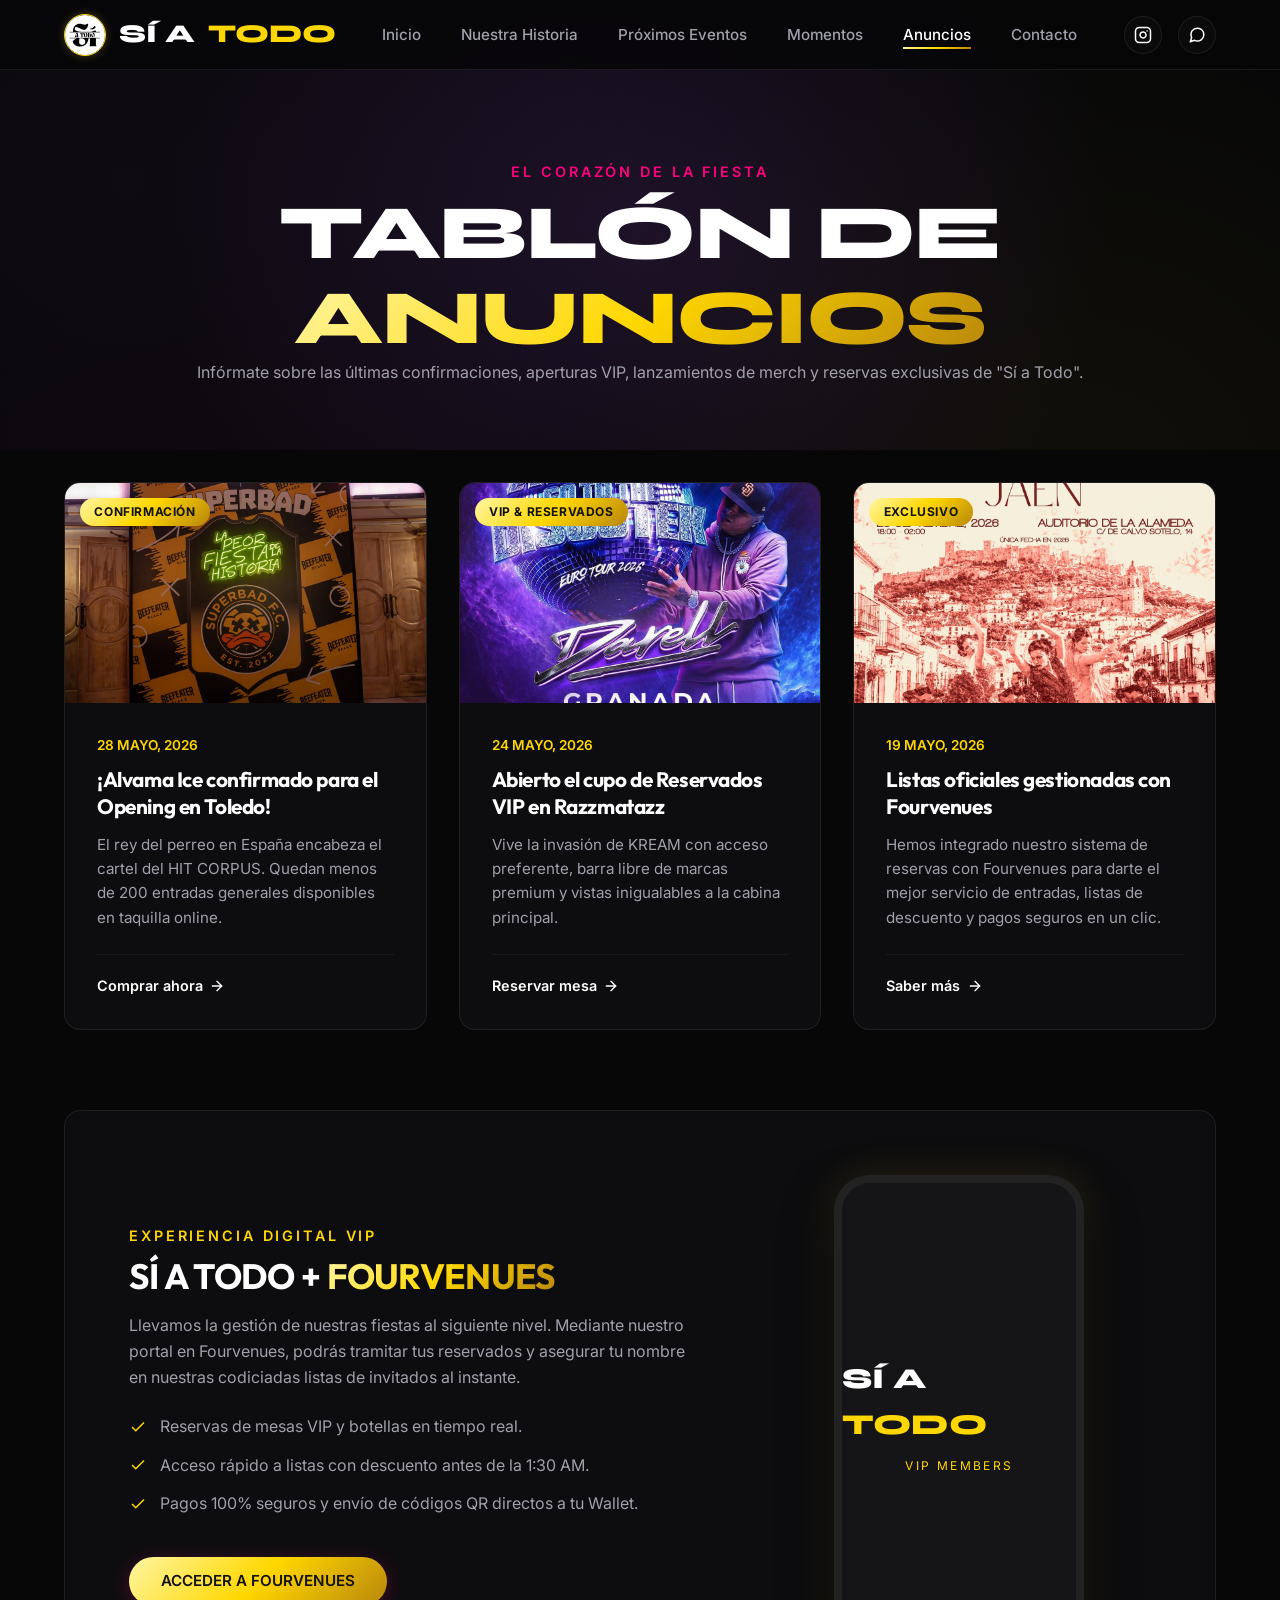
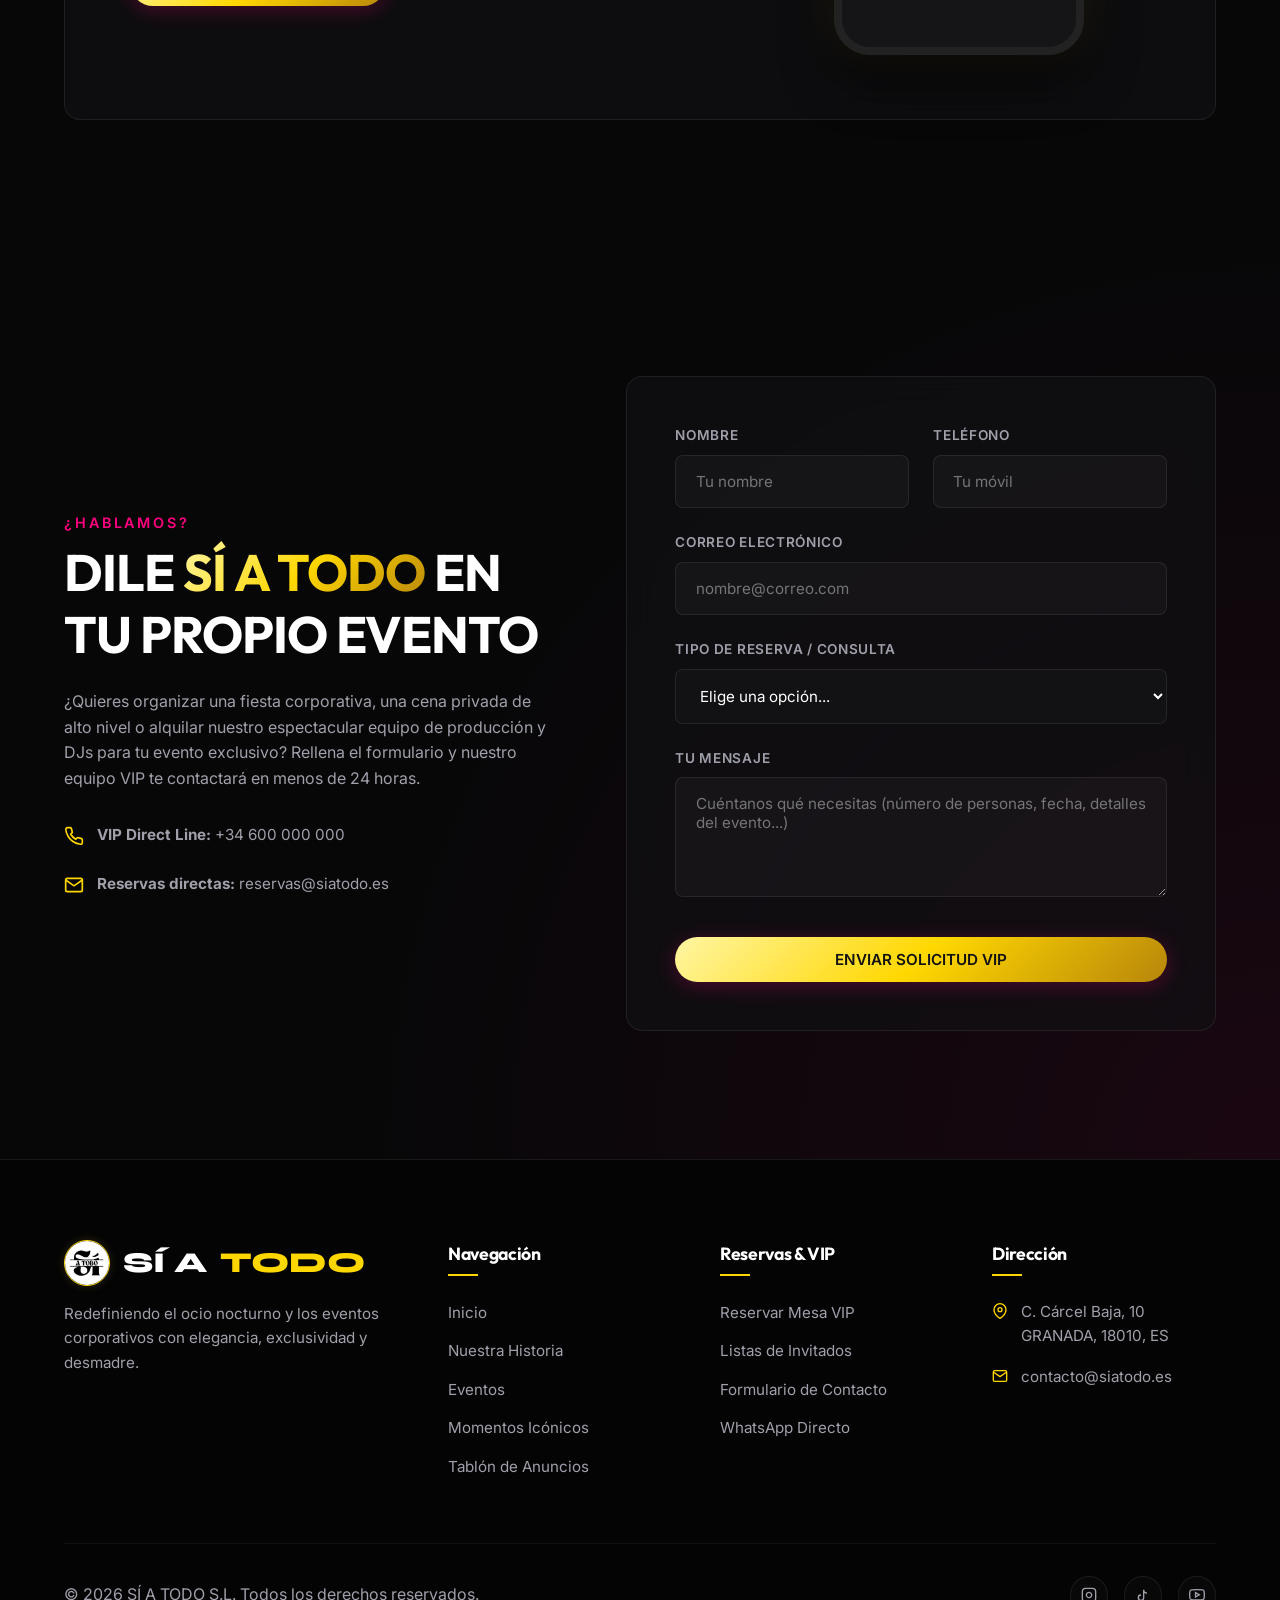
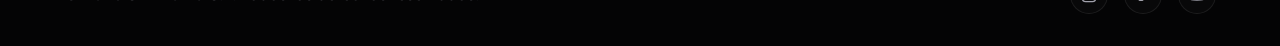
<file: anuncios.html>
<!DOCTYPE html>
<html lang="es">
<head>
    <meta charset="UTF-8">
    <meta name="viewport" content="width=device-width, initial-scale=1.0">
    <title>Tablón de Anuncios & Reservas VIP | SÍ A TODO</title>
    
    <!-- Meta tags SEO -->
    <meta name="description" content="Consigue tus reservados VIP, únete a nuestras listas de invitados oficiales y entérate de las últimas novedades en nuestro tablón de anuncios en Sí a Todo.">
    <meta name="keywords" content="Si a todo, reservados discoteca, vip madrid, reservas fourvenues, listas de invitados, contacto si a todo">
    <meta name="author" content="Sí a Todo">
    
    <!-- Stylesheets -->
    <link rel="stylesheet" href="css/style.css">
    
    <!-- Favicon -->
    <link rel="icon" type="image/jpeg" href="logo_si_a_todo.jpg">
</head>
<body>

    <!-- 1. NAVIGATION BAR -->
    <nav class="navbar scrolled" id="navbar">
        <div class="container">
            <a href="index.html" class="nav-brand" id="nav-brand">
                <img src="logo_si_a_todo.jpg" alt="Logo Sí a Todo" class="nav-logo"> SÍ A <span>TODO</span>
            </a>
            
            <ul class="nav-menu" id="nav-menu">
                <li><a href="index.html" class="nav-link" id="link-inicio">Inicio</a></li>
                <li><a href="index.html#historia" class="nav-link" id="link-historia">Nuestra Historia</a></li>
                <li><a href="index.html#eventos" class="nav-link" id="link-eventos">Próximos Eventos</a></li>
                <li><a href="index.html#galeria" class="nav-link" id="link-galeria">Momentos</a></li>
                <li><a href="anuncios.html" class="nav-link active" id="link-anuncios">Anuncios</a></li>
                <li><a href="#contacto" class="nav-link" id="link-contacto">Contacto</a></li>
            </ul>
            
            <div class="nav-socials">
                <a href="https://instagram.com" target="_blank" class="social-icon" aria-label="Instagram" id="social-instagram">
                    <svg width="18" height="18" viewBox="0 0 24 24" fill="none" stroke="currentColor" stroke-width="2" stroke-linecap="round" stroke-linejoin="round"><rect x="2" y="2" width="20" height="20" rx="5" ry="5"></rect><path d="M16 11.37A4 4 0 1 1 12.63 8 4 4 0 0 1 16 11.37z"></path><line x1="17.5" y1="6.5" x2="17.51" y2="6.5"></line></svg>
                </a>
                <a href="https://wa.me/34600000000" target="_blank" class="social-icon" aria-label="WhatsApp" id="social-whatsapp">
                    <svg width="18" height="18" viewBox="0 0 24 24" fill="none" stroke="currentColor" stroke-width="2" stroke-linecap="round" stroke-linejoin="round"><path d="M21 11.5a8.38 8.38 0 0 1-.9 3.8 8.5 8.5 0 0 1-7.6 4.7 8.38 8.38 0 0 1-3.8-.9L3 21l1.9-5.7a8.38 8.38 0 0 1-.9-3.8 8.5 8.5 0 0 1 4.7-7.6 8.38 8.38 0 0 1 3.8-.9h.5a8.48 8.48 0 0 1 8 8v.5z"></path></svg>
                </a>
            </div>
            
            <button class="nav-toggle" id="nav-toggle" aria-label="Abrir menú">
                <span></span>
                <span></span>
                <span></span>
            </button>
        </div>
    </nav>

    <!-- 2. HEADER TABLON -->
    <header class="board-header">
        <div class="container">
            <span class="section-tag">EL CORAZÓN DE LA FIESTA</span>
            <h1>TABLÓN DE <span class="text-gradient">ANUNCIOS</span></h1>
            <p>Infórmate sobre las últimas confirmaciones, aperturas VIP, lanzamientos de merch y reservas exclusivas de "Sí a Todo".</p>
        </div>
    </header>

    <!-- 3. BULLETIN GRID SECTION -->
    <main class="section section-dark" style="padding-top: 2rem;">
        <div class="container">
            <div class="board-grid">
                <!-- Anuncio 1 -->
                <article class="board-card glass-panel" id="card-1">
                    <div class="board-img-wrapper">
                        <span class="board-tag">Confirmación</span>
                        <img src="8.jpg" alt="Confirmación DJ Alvama Ice">
                    </div>
                    <div class="board-card-content">
                        <span class="board-card-date">28 MAYO, 2026</span>
                        <h3 class="board-card-title">¡Alvama Ice confirmado para el Opening en Toledo!</h3>
                        <p class="board-card-desc">El rey del perreo en España encabeza el cartel del HIT CORPUS. Quedan menos de 200 entradas generales disponibles en taquilla online.</p>
                        <div class="board-card-action">
                            <a href="index.html#eventos" class="board-card-link">Comprar ahora <svg width="16" height="16" viewBox="0 0 24 24" fill="none" stroke="currentColor" stroke-width="2" stroke-linecap="round" stroke-linejoin="round"><line x1="5" y1="12" x2="19" y2="12"></line><polyline points="12 5 19 12 12 19"></polyline></svg></a>
                        </div>
                    </div>
                </article>

                <!-- Anuncio 2 -->
                <article class="board-card glass-panel" id="card-2">
                    <div class="board-img-wrapper">
                        <span class="board-tag">VIP & Reservados</span>
                        <img src="9.jpg" alt="Reservados VIP en Sala Razzmatazz">
                    </div>
                    <div class="board-card-content">
                        <span class="board-card-date">24 MAYO, 2026</span>
                        <h3 class="board-card-title">Abierto el cupo de Reservados VIP en Razzmatazz</h3>
                        <p class="board-card-desc">Vive la invasión de KREAM con acceso preferente, barra libre de marcas premium y vistas inigualables a la cabina principal.</p>
                        <div class="board-card-action">
                            <a href="#contacto" class="board-card-link">Reservar mesa <svg width="16" height="16" viewBox="0 0 24 24" fill="none" stroke="currentColor" stroke-width="2" stroke-linecap="round" stroke-linejoin="round"><line x1="5" y1="12" x2="19" y2="12"></line><polyline points="12 5 19 12 12 19"></polyline></svg></a>
                        </div>
                    </div>
                </article>

                <!-- Anuncio 3 -->
                <article class="board-card glass-panel" id="card-3">
                    <div class="board-img-wrapper">
                        <span class="board-tag">Exclusivo</span>
                        <img src="10.jpg" alt="Lista de Invitados Fourvenues">
                    </div>
                    <div class="board-card-content">
                        <span class="board-card-date">19 MAYO, 2026</span>
                        <h3 class="board-card-title">Listas oficiales gestionadas con Fourvenues</h3>
                        <p class="board-card-desc">Hemos integrado nuestro sistema de reservas con Fourvenues para darte el mejor servicio de entradas, listas de descuento y pagos seguros en un clic.</p>
                        <div class="board-card-action">
                            <a href="#fourvenues" class="board-card-link">Saber más <svg width="16" height="16" viewBox="0 0 24 24" fill="none" stroke="currentColor" stroke-width="2" stroke-linecap="round" stroke-linejoin="round"><line x1="5" y1="12" x2="19" y2="12"></line><polyline points="12 5 19 12 12 19"></polyline></svg></a>
                        </div>
                    </div>
                </article>
            </div>

            <!-- 4. FOURVENUES INTEGRATION SECTION -->
            <div class="fourvenues-panel glass-panel" id="fourvenues">
                <div class="fourvenues-content">
                    <span class="section-tag" style="color: var(--primary);">EXPERIENCIA DIGITAL VIP</span>
                    <h3>SÍ A TODO + <span class="text-gradient">FOURVENUES</span></h3>
                    <p>Llevamos la gestión de nuestras fiestas al siguiente nivel. Mediante nuestro portal en Fourvenues, podrás tramitar tus reservados y asegurar tu nombre en nuestras codiciadas listas de invitados al instante.</p>
                    
                    <ul class="fourvenues-features">
                        <li>
                            <svg width="18" height="18" viewBox="0 0 24 24" fill="none" stroke="currentColor" stroke-width="2"><polyline points="20 6 9 17 4 12"></polyline></svg>
                            <span>Reservas de mesas VIP y botellas en tiempo real.</span>
                        </li>
                        <li>
                            <svg width="18" height="18" viewBox="0 0 24 24" fill="none" stroke="currentColor" stroke-width="2"><polyline points="20 6 9 17 4 12"></polyline></svg>
                            <span>Acceso rápido a listas con descuento antes de la 1:30 AM.</span>
                        </li>
                        <li>
                            <svg width="18" height="18" viewBox="0 0 24 24" fill="none" stroke="currentColor" stroke-width="2"><polyline points="20 6 9 17 4 12"></polyline></svg>
                            <span>Pagos 100% seguros y envío de códigos QR directos a tu Wallet.</span>
                        </li>
                    </ul>
                    
                    <a href="https://www.fourvenues.com" target="_blank" class="btn btn-primary" id="btn-fourvenues-direct">ACCEDER A FOURVENUES</a>
                </div>
                
                <div class="fourvenues-graphics">
                    <div class="phone-mockup">
                        <div class="phone-screen-logo">SÍ A <span>TODO</span></div>
                        <div class="phone-screen-tag">VIP MEMBERS</div>
                    </div>
                </div>
            </div>
        </div>
    </main>

    <!-- 5. ELEGANT CONTACT & VIP FORM SECTION -->
    <section class="section contact-section" id="contacto">
        <div class="container">
            <div class="contact-grid">
                <div class="contact-info-panel" id="contact-info-panel">
                    <span class="section-tag">¿Hablamos?</span>
                    <h2>DILE <span class="text-gradient">SÍ A TODO</span> EN TU PROPIO EVENTO</h2>
                    <p style="margin-bottom: 2rem;">¿Quieres organizar una fiesta corporativa, una cena privada de alto nivel o alquilar nuestro espectacular equipo de producción y DJs para tu evento exclusivo? Rellena el formulario y nuestro equipo VIP te contactará en menos de 24 horas.</p>
                    
                    <div class="footer-contact-info" style="gap: 1.5rem;">
                        <div class="footer-contact-item">
                            <svg width="20" height="20" viewBox="0 0 24 24" fill="none" stroke="currentColor" stroke-width="2"><path d="M22 16.92v3a2 2 0 0 1-2.18 2 19.79 19.79 0 0 1-8.63-3.07 19.5 19.5 0 0 1-6-6 19.79 19.79 0 0 1-3.07-8.67A2 2 0 0 1 4.11 2h3a2 2 0 0 1 2 1.72 12.84 12.84 0 0 0 .7 2.81 2 2 0 0 1-.45 2.11L8.09 9.91a16 16 0 0 0 6 6l1.27-1.27a2 2 0 0 1 2.11-.45 12.84 12.84 0 0 0 2.81.7A2 2 0 0 1 22 16.92z"></path></svg>
                            <span><strong>VIP Direct Line:</strong> +34 600 000 000</span>
                        </div>
                        <div class="footer-contact-item">
                            <svg width="20" height="20" viewBox="0 0 24 24" fill="none" stroke="currentColor" stroke-width="2"><path d="M4 4h16c1.1 0 2 .9 2 2v12c0 1.1-.9 2-2 2H4c-1.1 0-2-.9-2-2V6c0-1.1.9-2 2-2z"></path><polyline points="22,6 12,13 2,6"></polyline></svg>
                            <span><strong>Reservas directas:</strong> reservas@siatodo.es</span>
                        </div>
                    </div>
                </div>
                
                <div class="contact-form-panel glass-panel" id="contact-form-panel">
                    <form id="contactForm">
                        <div class="form-group-row">
                            <div class="form-group">
                                <label for="name" class="form-label">Nombre</label>
                                <input type="text" id="name" class="form-control" placeholder="Tu nombre" required>
                            </div>
                            <div class="form-group">
                                <label for="phone" class="form-label">Teléfono</label>
                                <input type="tel" id="phone" class="form-control" placeholder="Tu móvil" required>
                            </div>
                        </div>
                        
                        <div class="form-group">
                            <label for="email" class="form-label">Correo Electrónico</label>
                            <input type="email" id="email" class="form-control" placeholder="nombre@correo.com" required>
                        </div>
                        
                        <div class="form-group">
                            <label for="event_type" class="form-label">Tipo de Reserva / Consulta</label>
                            <select id="event_type" class="form-control" required style="background-color: var(--bg-card);">
                                <option value="" disabled selected>Elige una opción...</option>
                                <option value="mesa_vip">Mesa VIP - Reservado</option>
                                <option value="lista_invitados">Lista de Invitados</option>
                                <option value="evento_privado">Evento Corporativo / Privado</option>
                                <option value="dudas">Consultas Generales</option>
                            </select>
                        </div>
                        
                        <div class="form-group" style="margin-bottom: 2.5rem;">
                            <label for="message" class="form-label">Tu Mensaje</label>
                            <textarea id="message" class="form-control" placeholder="Cuéntanos qué necesitas (número de personas, fecha, detalles del evento...)" required></textarea>
                        </div>
                        
                        <button type="submit" class="btn btn-primary" style="width: 100%;" id="btn-submit-form">ENVIAR SOLICITUD VIP</button>
                    </form>
                </div>
            </div>
        </div>
    </section>

    <!-- 6. FOOTER -->
    <footer class="footer">
        <div class="container">
            <div class="footer-grid">
                <div class="footer-brand">
                    <a href="#" class="footer-brand-title">
                        <img src="logo_si_a_todo.jpg" alt="Logo Sí a Todo" class="footer-logo-img"> SÍ A <span>TODO</span>
                    </a>
                    <p class="footer-desc">Redefiniendo el ocio nocturno y los eventos corporativos con elegancia, exclusividad y desmadre.</p>
                </div>
                
                <div>
                    <h4 class="footer-col-title">Navegación</h4>
                    <ul class="footer-links">
                        <li><a href="index.html">Inicio</a></li>
                        <li><a href="index.html#historia">Nuestra Historia</a></li>
                        <li><a href="index.html#eventos">Eventos</a></li>
                        <li><a href="index.html#galeria">Momentos Icónicos</a></li>
                        <li><a href="anuncios.html">Tablón de Anuncios</a></li>
                    </ul>
                </div>
                
                <div>
                    <h4 class="footer-col-title">Reservas & VIP</h4>
                    <ul class="footer-links">
                        <li><a href="#contacto">Reservar Mesa VIP</a></li>
                        <li><a href="https://www.fourvenues.com" target="_blank">Listas de Invitados</a></li>
                        <li><a href="#contacto">Formulario de Contacto</a></li>
                        <li><a href="https://wa.me/34600000000" target="_blank">WhatsApp Directo</a></li>
                    </ul>
                </div>
                
                <div>
                    <h4 class="footer-col-title">Dirección</h4>
                    <div class="footer-contact-info">
                        <div class="footer-contact-item">
                            <svg width="16" height="16" viewBox="0 0 24 24" fill="none" stroke="currentColor" stroke-width="2"><path d="M21 10c0 7-9 13-9 13s-9-6-9-13a9 9 0 0 1 18 0z"></path><circle cx="12" cy="10" r="3"></circle></svg>
                            <span>C. Cárcel Baja, 10<br>GRANADA, 18010, ES</span>
                        </div>
                        <div class="footer-contact-item">
                            <svg width="16" height="16" viewBox="0 0 24 24" fill="none" stroke="currentColor" stroke-width="2"><path d="M4 4h16c1.1 0 2 .9 2 2v12c0 1.1-.9 2-2 2H4c-1.1 0-2-.9-2-2V6c0-1.1.9-2 2-2z"></path><polyline points="22,6 12,13 2,6"></polyline></svg>
                            <span>contacto@siatodo.es</span>
                        </div>
                    </div>
                </div>
            </div>
            
            <div class="footer-bottom-bar">
                <p>&copy; 2026 SÍ A TODO S.L. Todos los derechos reservados.</p>
                <div class="footer-social-wrap">
                    <a href="https://instagram.com" target="_blank" class="social-icon" aria-label="Instagram"><svg width="16" height="16" viewBox="0 0 24 24" fill="none" stroke="currentColor" stroke-width="2"><rect x="2" y="2" width="20" height="20" rx="5" ry="5"></rect><path d="M16 11.37A4 4 0 1 1 12.63 8 4 4 0 0 1 16 11.37z"></path><line x1="17.5" y1="6.5" x2="17.51" y2="6.5"></line></svg></a>
                    <a href="https://tiktok.com" target="_blank" class="social-icon" aria-label="TikTok"><svg width="16" height="16" viewBox="0 0 24 24" fill="none" stroke="currentColor" stroke-width="2"><path d="M9 12a4 4 0 1 0 4 4V4a5 5 0 0 0 5 5"></path></svg></a>
                    <a href="https://youtube.com" target="_blank" class="social-icon" aria-label="YouTube"><svg width="16" height="16" viewBox="0 0 24 24" fill="none" stroke="currentColor" stroke-width="2"><path d="M22.54 6.42a2.78 2.78 0 0 0-1.94-2C18.88 4 12 4 12 4s-6.88 0-8.6.46a2.78 2.78 0 0 0-1.94 2A29 29 0 0 0 1 11.75a29 29 0 0 0 .46 5.33A2.78 2.78 0 0 0 3.4 19c1.72.46 8.6.46 8.6.46s6.88 0 8.6-.46a2.78 2.78 0 0 0 1.94-2 29 29 0 0 0 .46-5.25 29 29 0 0 0-.46-5.33z"></path><polygon points="9.75 15.02 15.5 11.75 9.75 8.48 9.75 15.02"></polygon></svg></a>
                </div>
            </div>
        </div>
    </footer>

    <!-- Script principal -->
    <script src="js/script.js"></script>
</body>
</html>
</file>
<file: css/style.css>
/* ==========================================================================
   CSS CORE - SYSTEM DESIGN FOR "SI A TODO"
   Author: Antigravity AI
   Aesthetic: Nocturnal Premium / Neon Gold / Glassmorphism
   ========================================================================== */

/* 1. IMPORTS & GOOGLE FONTS */
@import url('https://fonts.googleapis.com/css2?family=Inter:wght@300;400;500;600;700&family=Outfit:wght@400;600;700;800&family=Syne:wght@600;700;800&display=swap');

/* 2. VARIABLES & CUSTOM PROPERTIES */
:root {
    /* Colors */
    --bg-dark: #070708;
    --bg-card: #121214;
    --primary: #FFD700; /* Oro 24K Base */
    --primary-glow: rgba(255, 215, 0, 0.35);
    --secondary: #9d4edd; /* Violeta Eléctrico */
    --accent: #ff007f; /* Fucsia Neón */
    --accent-gradient: linear-gradient(135deg, #FFF6A3 0%, #FFD700 50%, #B8860B 100%);
    --neon-gradient: linear-gradient(90deg, #ff007f, #9d4edd, #D4AF37, #ff007f);
    
    /* Text colors */
    --text-main: #ffffff;
    --text-muted: #a0a0ab;
    --text-dark: #121212;

    /* Glassmorphism */
    --glass-bg: rgba(18, 18, 20, 0.65);
    --glass-border: rgba(255, 255, 255, 0.08);
    --glass-blur: blur(16px);
    
    /* Spacing & Transitions */
    --transition-smooth: all 0.4s cubic-bezier(0.16, 1, 0.3, 1);
    --transition-fast: all 0.2s ease;
}

/* 3. BASE RESETS */
*, *::before, *::after {
    box-sizing: border-box;
    margin: 0;
    padding: 0;
}

html {
    scroll-behavior: smooth;
    font-size: 16px;
    background-color: var(--bg-dark);
    color: var(--text-main);
    font-family: 'Inter', sans-serif;
    overflow-x: hidden;
}

body {
    min-height: 100vh;
    line-height: 1.6;
    overflow-x: hidden;
    background-color: var(--bg-dark);
    /* Fondo premium fiestero: Luces ambient neón difusas y fijas en parallax */
    background-image: 
        radial-gradient(circle at 10vw 20vh, rgba(157, 78, 221, 0.05) 0%, transparent 40%),
        radial-gradient(circle at 85vw 55vh, rgba(255, 215, 0, 0.04) 0%, transparent 45%),
        radial-gradient(circle at 20vw 85vh, rgba(255, 0, 127, 0.04) 0%, transparent 40%);
    background-attachment: fixed;
    background-repeat: no-repeat;
    background-size: cover;
}

/* Typography */
h1, h2, h3, h4 {
    font-family: 'Outfit', sans-serif;
    font-weight: 700;
    letter-spacing: -0.02em;
    color: var(--text-main);
}

h1 {
    font-family: 'Syne', sans-serif;
    font-size: clamp(1.8rem, 6vw, 5rem);
    line-height: 1.1;
    font-weight: 800;
}

h2 {
    font-size: clamp(1.5rem, 4vw, 3.5rem);
    line-height: 1.2;
    margin-bottom: 1.5rem;
}

h3 {
    font-size: clamp(1.5rem, 3vw, 2.2rem);
    margin-bottom: 1rem;
}

p {
    font-size: 1rem;
    color: var(--text-muted);
    font-weight: 400;
}

a {
    color: inherit;
    text-decoration: none;
    transition: var(--transition-fast);
}

/* Buttons */
.btn {
    display: inline-flex;
    align-items: center;
    justify-content: center;
    padding: 0.8rem 2rem;
    border-radius: 50px;
    font-weight: 600;
    font-family: 'Inter', sans-serif;
    font-size: 0.95rem;
    cursor: pointer;
    transition: var(--transition-smooth);
    border: none;
    gap: 0.5rem;
}

.btn-primary {
    background: var(--accent-gradient);
    color: var(--text-dark);
    box-shadow: 0 4px 20px rgba(255, 0, 127, 0.25);
    position: relative;
    overflow: hidden;
    z-index: 1;
}

.btn-primary::before {
    content: '';
    position: absolute;
    top: 0;
    left: 0;
    width: 100%;
    height: 100%;
    background: linear-gradient(135deg, #ff007f 0%, #D4AF37 100%);
    opacity: 0;
    transition: var(--transition-smooth);
    z-index: -1;
}

.btn-primary:hover {
    transform: translateY(-3px);
    box-shadow: 0 8px 30px rgba(212, 175, 55, 0.4);
    color: #ffffff;
}

.btn-primary:hover::before {
    opacity: 1;
}

.btn-outline {
    background: transparent;
    color: var(--text-main);
    border: 1px solid var(--glass-border);
    backdrop-filter: var(--glass-blur);
}

.btn-outline:hover {
    background: rgba(255, 255, 255, 0.05);
    border-color: var(--primary);
    transform: translateY(-2px);
    box-shadow: 0 4px 15px rgba(212, 175, 55, 0.15);
}

.btn-soldout {
    background: rgba(255, 255, 255, 0.05);
    color: var(--text-muted);
    border: 1px solid rgba(255, 255, 255, 0.05);
    cursor: not-allowed;
}

/* 4. UTILITIES & STRUCTURAL LAYOUT */
.container {
    width: 100%;
    max-width: 1200px;
    margin: 0 auto;
    padding: 0 1.5rem;
}

.section {
    padding: 8rem 0;
    position: relative;
}

.section-dark {
    background-color: var(--bg-dark);
}

.section-card {
    background-attachment: fixed;
    background-color: #0b0b0c;
}

.text-gradient {
    background: var(--accent-gradient);
    -webkit-background-clip: text;
    -webkit-text-fill-color: transparent;
}

.text-center {
    text-align: center;
}

.glass-panel {
    background: var(--glass-bg);
    border: 1px solid var(--glass-border);
    backdrop-filter: var(--glass-blur);
    -webkit-backdrop-filter: var(--glass-blur);
    border-radius: 16px;
}

/* 5. NAVIGATION BAR */
.navbar {
    position: fixed;
    top: 0;
    left: 0;
    width: 100%;
    height: 80px;
    z-index: 1000;
    display: flex;
    align-items: center;
    transition: var(--transition-smooth);
}

.navbar.scrolled {
    height: 70px;
    background: rgba(7, 7, 8, 0.85);
    border-bottom: 1px solid var(--glass-border);
    backdrop-filter: var(--glass-blur);
    -webkit-backdrop-filter: var(--glass-blur);
}

.navbar .container {
    display: flex;
    justify-content: space-between;
    align-items: center;
}

.nav-brand {
    font-family: 'Syne', sans-serif;
    font-size: 1.6rem;
    font-weight: 800;
    color: var(--text-main);
    display: flex;
    align-items: center;
    gap: 0.8rem;
    white-space: nowrap;
}

.nav-logo {
    height: 42px;
    width: 42px;
    border-radius: 50%;
    object-fit: cover;
    border: 1.5px solid var(--primary);
    box-shadow: 0 0 10px rgba(212, 175, 55, 0.3);
}

.nav-brand span {
    color: var(--primary);
}

.nav-menu {
    display: flex;
    align-items: center;
    gap: 2.5rem;
    list-style: none;
}

.nav-link {
    font-weight: 500;
    font-size: 0.95rem;
    color: var(--text-muted);
    position: relative;
    padding: 0.3rem 0;
}

.nav-link::after {
    content: '';
    position: absolute;
    bottom: 0;
    left: 0;
    width: 0%;
    height: 2px;
    background: var(--accent-gradient);
    transition: var(--transition-smooth);
}

.nav-link:hover {
    color: var(--text-main);
}

.nav-link:hover::after {
    width: 100%;
}

.nav-link.active {
    color: var(--text-main);
}

.nav-link.active::after {
    width: 100%;
}

.nav-socials {
    display: flex;
    gap: 1rem;
    align-items: center;
}

.social-icon {
    width: 38px;
    height: 38px;
    border-radius: 50%;
    border: 1px solid var(--glass-border);
    display: flex;
    align-items: center;
    justify-content: center;
    background: rgba(255, 255, 255, 0.02);
    transition: var(--transition-smooth);
}

.social-icon:hover {
    border-color: var(--primary);
    background: rgba(212, 175, 55, 0.1);
    transform: translateY(-3px) scale(1.05);
    color: var(--primary);
}

.nav-toggle {
    display: none;
    flex-direction: column;
    gap: 6px;
    cursor: pointer;
    border: none;
    background: transparent;
    padding: 4px;
}

.nav-toggle span {
    display: block;
    width: 28px;
    height: 2px;
    background-color: var(--text-main);
    transition: var(--transition-smooth);
}

/* 6. HERO SECTION */
.hero {
    height: 100vh;
    display: flex;
    align-items: center;
    position: relative;
    overflow: hidden;
}

.hero-video-container {
    position: absolute;
    top: 0;
    left: 0;
    width: 100%;
    height: 100%;
    z-index: 1;
}

.hero-video {
    width: 100%;
    height: 100%;
    object-fit: cover;
}

.hero-overlay {
    position: absolute;
    top: 0;
    left: 0;
    width: 100%;
    height: 100%;
    /* CONTROL DE OSCURECIMIENTO (Vídeo 70% visible) */
    /* Puedes cambiar los valores alfa (el cuarto número) para regular la oscuridad: */
    /* 0.15 = 15% oscuro (85% visible), 0.30 = 30% oscuro (70% visible). */
    /* IMPORTANTE: Mantener el valor 1.0 al final del linear-gradient para fundir a negro al pie del vídeo. */
    background: radial-gradient(circle at center, rgba(7, 7, 8, 0.15) 0%, rgba(7, 7, 8, 0.30) 100%),
                linear-gradient(to bottom, rgba(7, 7, 8, 0.10) 0%, rgba(7, 7, 8, 1.00) 100%);
    z-index: 2;
}

.hero .container {
    position: relative;
    z-index: 3;
}

.hero-content {
    max-width: 800px;
    margin: 0 auto;
}

.hero-subtitle {
    font-family: 'Outfit', sans-serif;
    font-size: 1.1rem;
    letter-spacing: 0.4em;
    text-transform: uppercase;
    color: var(--primary);
    margin-bottom: 1.5rem;
    font-weight: 600;
    text-shadow: 0 2px 8px rgba(0, 0, 0, 0.6);
}

.hero-title {
    margin-bottom: 2rem;
    text-shadow: 0 4px 15px rgba(0, 0, 0, 0.7);
}

.hero-description {
    font-size: 1.2rem;
    color: #e4e4e7; /* Un poco mas brillante para que destaque en el fondo iluminado */
    margin-bottom: 2.5rem;
    max-width: 600px;
    margin-left: auto;
    margin-right: auto;
    text-shadow: 0 2px 10px rgba(0, 0, 0, 0.6);
}

.hero-actions {
    display: flex;
    gap: 1.5rem;
    justify-content: center;
}

/* Scroll indicator */
.scroll-indicator {
    position: absolute;
    bottom: 40px;
    left: 50%;
    transform: translateX(-50%);
    z-index: 3;
    display: flex;
    flex-direction: column;
    align-items: center;
    gap: 8px;
    color: var(--text-muted);
    font-size: 0.8rem;
    text-transform: uppercase;
    letter-spacing: 0.15em;
}

.mouse-icon {
    width: 24px;
    height: 38px;
    border: 2px solid var(--text-muted);
    border-radius: 12px;
    position: relative;
}

.mouse-icon::before {
    content: '';
    position: absolute;
    top: 8px;
    left: 50%;
    transform: translateX(-50%);
    width: 4px;
    height: 8px;
    background-color: var(--primary);
    border-radius: 2px;
    animation: scroll-wheel 1.6s infinite;
}

@keyframes scroll-wheel {
    0% { top: 6px; opacity: 1; }
    50% { top: 14px; opacity: 0.3; }
    100% { top: 6px; opacity: 1; }
}

/* 7. HISTORY SECTION */
.history-grid {
    display: grid;
    grid-template-columns: 1.1fr 0.9fr;
    gap: 4rem;
    align-items: center;
}

.history-images {
    position: relative;
    height: 480px;
}

.history-img-wrapper {
    position: absolute;
    border-radius: 12px;
    overflow: hidden;
    box-shadow: 0 20px 40px rgba(0, 0, 0, 0.4);
    border: 1px solid var(--glass-border);
    transition: var(--transition-smooth);
}

.history-img-wrapper img {
    width: 100%;
    height: 100%;
    object-fit: cover;
    transition: var(--transition-smooth);
}

.history-img-wrapper:hover img {
    transform: scale(1.05);
}

.history-img-wrapper.img-large {
    width: 70%;
    height: 380px;
    top: 0;
    left: 0;
    z-index: 2;
}

.history-img-wrapper.img-small {
    width: 50%;
    height: 260px;
    bottom: 0;
    right: 0;
    z-index: 3;
    border-color: var(--primary);
    box-shadow: 0 10px 30px var(--primary-glow);
}

.history-img-wrapper:hover {
    z-index: 4;
    transform: translateY(-5px);
}

.history-badge {
    display: inline-block;
    padding: 0.4rem 1.2rem;
    background: rgba(212, 175, 55, 0.08);
    border: 1px solid var(--primary);
    border-radius: 20px;
    color: var(--primary);
    font-size: 0.85rem;
    font-weight: 600;
    text-transform: uppercase;
    letter-spacing: 0.1em;
    margin-bottom: 1.5rem;
}

.history-text p {
    margin-bottom: 1.5rem;
    font-size: 1.1rem;
    line-height: 1.7;
}

/* 8. UPCOMING EVENTS (LANDING PAPER) */
.section-title-wrap {
    margin-bottom: 4rem;
}

.section-tag {
    font-size: 0.9rem;
    color: var(--accent);
    text-transform: uppercase;
    letter-spacing: 0.2em;
    font-weight: 600;
    margin-bottom: 0.5rem;
    display: block;
}

.events-list {
    display: flex;
    flex-direction: column;
    gap: 1.2rem;
}

.event-row {
    display: grid;
    grid-template-columns: 150px 1fr 200px;
    align-items: center;
    padding: 2rem 2.5rem;
    transition: var(--transition-smooth);
    background: rgba(255, 255, 255, 0.01);
    position: relative;
    overflow: hidden;
}

.event-row::before {
    content: '';
    position: absolute;
    left: 0;
    top: 0;
    height: 100%;
    width: 3px;
    background: transparent;
    transition: var(--transition-smooth);
}

.event-row:hover {
    background: rgba(255, 255, 255, 0.03);
    border-color: var(--primary);
    box-shadow: 0 10px 30px rgba(0, 0, 0, 0.3);
    transform: translateX(5px);
}

.event-row:hover::before {
    background: var(--accent-gradient);
}

.event-date {
    display: flex;
    flex-direction: column;
    justify-content: center;
}

.date-day {
    font-family: 'Outfit', sans-serif;
    font-size: 2.8rem;
    font-weight: 800;
    line-height: 1;
    color: var(--primary);
}

.date-month {
    font-size: 0.9rem;
    text-transform: uppercase;
    letter-spacing: 0.15em;
    color: var(--text-muted);
}

.event-info {
    display: flex;
    flex-direction: column;
    gap: 0.3rem;
}

.event-title {
    font-size: 1.4rem;
    font-weight: 700;
    transition: var(--transition-fast);
}

.event-row:hover .event-title {
    color: var(--primary);
}

.event-venue {
    display: flex;
    align-items: center;
    gap: 0.5rem;
    font-size: 0.95rem;
    color: var(--text-muted);
}

.venue-tag {
    color: var(--accent);
    font-weight: 600;
}

.event-action {
    display: flex;
    align-items: center;
    justify-content: flex-end;
    gap: 1rem;
}

.passed-row {
    opacity: 0.5;
}

.passed-row:hover {
    transform: none;
    background: rgba(255, 255, 255, 0.01);
}

.passed-row::before {
    display: none;
}

/* 9. MARQUEE / GALERIA INFINITA */
.marquee-container {
    overflow: hidden;
    width: 100vw;
    position: relative;
    left: 50%;
    right: 50%;
    margin-left: -50vw;
    margin-right: -50vw;
    padding: 2rem 0;
}

.marquee-wrapper {
    display: flex;
    width: max-content;
    animation: marquee 35s linear infinite;
    gap: 1.5rem;
}

.marquee-wrapper:hover {
    animation-play-state: paused;
}

.marquee-item {
    width: 320px;
    height: 380px;
    border-radius: 12px;
    overflow: hidden;
    border: 1px solid var(--glass-border);
    position: relative;
    cursor: pointer;
}

.marquee-item img {
    width: 100%;
    height: 100%;
    object-fit: cover;
    transition: var(--transition-smooth);
}

.marquee-item-overlay {
    position: absolute;
    bottom: 0;
    left: 0;
    width: 100%;
    height: 50%;
    background: linear-gradient(to top, rgba(7, 7, 8, 0.9) 0%, transparent 100%);
    display: flex;
    flex-direction: column;
    justify-content: flex-end;
    padding: 1.5rem;
    opacity: 0;
    transition: var(--transition-smooth);
    transform: translateY(10px);
}

.marquee-item:hover img {
    transform: scale(1.08);
}

.marquee-item:hover .marquee-item-overlay {
    opacity: 1;
    transform: translateY(0);
}

.marquee-title {
    font-size: 1.2rem;
    font-weight: 700;
    margin-bottom: 0.2rem;
}

.marquee-desc {
    font-size: 0.85rem;
    color: var(--primary);
}

@keyframes marquee {
    0% { transform: translateX(0); }
    100% { transform: translateX(-50%); }
}

/* Ticker banner */
.ticker-banner {
    position: relative;
    background: rgba(12, 12, 14, 0.85);
    backdrop-filter: blur(15px);
    -webkit-backdrop-filter: blur(15px);
    border-top: 1px solid rgba(255, 215, 0, 0.15);
    border-bottom: 1px solid rgba(255, 215, 0, 0.15);
    padding: 1.1rem 0;
    overflow: hidden;
    display: flex;
    font-family: 'Outfit', sans-serif;
    font-weight: 700;
    font-size: 0.95rem;
    text-transform: uppercase;
    letter-spacing: 0.18em;
    z-index: 10;
    box-shadow: 0 10px 30px rgba(0, 0, 0, 0.5), inset 0 0 20px rgba(255, 215, 0, 0.02);
}

.ticker-banner::before {
    content: '';
    position: absolute;
    top: 0;
    left: 0;
    right: 0;
    height: 1px;
    background: linear-gradient(90deg, transparent, rgba(255, 215, 0, 0.35), transparent);
}

.ticker-banner::after {
    content: '';
    position: absolute;
    bottom: 0;
    left: 0;
    right: 0;
    height: 1px;
    background: linear-gradient(90deg, transparent, rgba(255, 215, 0, 0.35), transparent);
}

.ticker-wrap {
    display: flex;
    width: max-content;
    animation: ticker 22s linear infinite;
    gap: 4rem;
}

.ticker-item {
    display: flex;
    align-items: center;
    gap: 1.5rem;
}

.ticker-item span {
    background: var(--accent-gradient);
    -webkit-background-clip: text;
    -webkit-text-fill-color: transparent;
    font-weight: 700;
    text-shadow: 0 0 15px rgba(255, 215, 0, 0.1);
    transition: var(--transition-fast);
}

.ticker-item:hover span {
    text-shadow: 0 0 20px rgba(255, 215, 0, 0.4);
}

.ticker-dot {
    width: 6px;
    height: 6px;
    background-color: var(--accent);
    border-radius: 50%;
    box-shadow: 0 0 12px var(--accent), 0 0 4px var(--accent);
}

@keyframes ticker {
    0% { transform: translateX(0); }
    100% { transform: translateX(-33.33%); }
}

/* 10. SPONSORS SECTION */
.sponsors-grid {
    display: grid;
    grid-template-columns: repeat(auto-fit, minmax(180px, 1fr));
    gap: 2rem;
    align-items: center;
}

.sponsor-card {
    height: 100px;
    display: flex;
    align-items: center;
    justify-content: center;
    padding: 1.5rem;
    transition: var(--transition-smooth);
    border-radius: 12px;
}

.sponsor-card img {
    max-width: 100%;
    max-height: 100%;
    object-fit: contain;
    filter: none;
    opacity: 1;
    transition: var(--transition-smooth);
}

.sponsor-card:hover {
    background: rgba(255, 255, 255, 0.02);
    border: 1px solid var(--glass-border);
}

.sponsor-card:hover img {
    transform: scale(1.08);
}

/* 11. FOOTER */
.footer {
    background-color: #040405;
    border-top: 1px solid var(--glass-border);
    padding: 5rem 0 2rem 0;
}

.footer-grid {
    display: grid;
    grid-template-columns: 1.5fr repeat(3, 1fr);
    gap: 3rem;
    margin-bottom: 4rem;
}

.footer-brand {
    display: flex;
    flex-direction: column;
    gap: 1rem;
}

.footer-brand-title {
    font-family: 'Syne', sans-serif;
    font-size: 1.8rem;
    font-weight: 800;
    display: flex;
    align-items: center;
    gap: 0.8rem;
}

.footer-logo-img {
    height: 46px;
    width: 46px;
    border-radius: 50%;
    object-fit: cover;
    border: 1.5px solid var(--primary);
    box-shadow: 0 0 10px rgba(212, 175, 55, 0.2);
}

.footer-brand-title span {
    color: var(--primary);
}

.footer-desc {
    color: var(--text-muted);
    font-size: 0.95rem;
    max-width: 320px;
}

.footer-col-title {
    font-size: 1.1rem;
    margin-bottom: 1.5rem;
    color: var(--text-main);
    position: relative;
    padding-bottom: 0.5rem;
}

.footer-col-title::after {
    content: '';
    position: absolute;
    bottom: 0;
    left: 0;
    width: 30px;
    height: 2px;
    background: var(--primary);
}

.footer-links {
    list-style: none;
    display: flex;
    flex-direction: column;
    gap: 0.8rem;
}

.footer-links a {
    color: var(--text-muted);
    font-size: 0.95rem;
    transition: var(--transition-fast);
}

.footer-links a:hover {
    color: var(--primary);
    padding-left: 5px;
}

.footer-contact-info {
    display: flex;
    flex-direction: column;
    gap: 1rem;
    color: var(--text-muted);
    font-size: 0.95rem;
}

.footer-contact-item {
    display: flex;
    align-items: flex-start;
    gap: 0.8rem;
}

.footer-contact-item svg {
    color: var(--primary);
    margin-top: 3px;
    flex-shrink: 0;
}

.footer-bottom-bar {
    border-top: 1px solid rgba(255, 255, 255, 0.05);
    padding-top: 2rem;
    display: flex;
    justify-content: space-between;
    align-items: center;
    color: var(--text-muted);
    font-size: 0.85rem;
}

.footer-social-wrap {
    display: flex;
    gap: 1rem;
}

/* 12. BULLETIN BOARD & RESERVATIONS (ANUNCIOS.HTML) */
.board-header {
    padding: 10rem 0 4rem 0;
    text-align: center;
    background: radial-gradient(circle at center, rgba(157, 78, 221, 0.15) 0%, transparent 70%);
}

.board-grid {
    display: grid;
    grid-template-columns: repeat(auto-fill, minmax(340px, 1fr));
    gap: 2rem;
    margin-bottom: 5rem;
}

.board-card {
    height: 100%;
    display: flex;
    flex-direction: column;
    overflow: hidden;
    position: relative;
    transition: var(--transition-smooth);
}

.board-card:hover {
    transform: translateY(-8px);
    box-shadow: 0 15px 35px rgba(0, 0, 0, 0.4);
    border-color: var(--primary);
}

.board-img-wrapper {
    width: 100%;
    height: 220px;
    overflow: hidden;
    position: relative;
}

.board-img-wrapper img {
    width: 100%;
    height: 100%;
    object-fit: cover;
    transition: var(--transition-smooth);
}

.board-card:hover .board-img-wrapper img {
    transform: scale(1.05);
}

.board-tag {
    position: absolute;
    top: 15px;
    left: 15px;
    background: var(--accent-gradient);
    color: var(--text-dark);
    padding: 0.3rem 0.9rem;
    border-radius: 30px;
    font-size: 0.75rem;
    font-weight: 700;
    text-transform: uppercase;
    letter-spacing: 0.05em;
    z-index: 2;
}

.board-card-content {
    padding: 2rem;
    display: flex;
    flex-direction: column;
    flex-grow: 1;
}

.board-card-date {
    font-size: 0.85rem;
    color: var(--primary);
    margin-bottom: 0.6rem;
    font-weight: 600;
}

.board-card-title {
    font-size: 1.3rem;
    margin-bottom: 0.8rem;
    line-height: 1.3;
}

.board-card-desc {
    color: var(--text-muted);
    font-size: 0.95rem;
    margin-bottom: 1.5rem;
    flex-grow: 1;
}

.board-card-action {
    display: flex;
    justify-content: space-between;
    align-items: center;
    border-top: 1px solid rgba(255, 255, 255, 0.05);
    padding-top: 1.2rem;
}

.board-card-link {
    color: var(--text-main);
    font-weight: 600;
    font-size: 0.9rem;
    display: flex;
    align-items: center;
    gap: 0.4rem;
}

.board-card-link svg {
    transition: var(--transition-fast);
}

.board-card:hover .board-card-link svg {
    transform: translateX(4px);
    color: var(--primary);
}

/* 13. FOURVENUES INTEGRATION SECTION */
.fourvenues-panel {
    display: grid;
    grid-template-columns: 1.2fr 0.8fr;
    gap: 4rem;
    align-items: center;
    padding: 4rem;
    margin-top: 3rem;
}

.fourvenues-content h3 {
    font-size: 2.2rem;
    line-height: 1.2;
    margin-bottom: 1rem;
}

.fourvenues-features {
    list-style: none;
    margin: 1.5rem 0 2.5rem 0;
    display: flex;
    flex-direction: column;
    gap: 0.8rem;
}

.fourvenues-features li {
    display: flex;
    align-items: center;
    gap: 0.8rem;
    color: var(--text-muted);
}

.fourvenues-features li svg {
    color: var(--primary);
}

.fourvenues-graphics {
    display: flex;
    justify-content: center;
    position: relative;
}

.phone-mockup {
    width: 250px;
    height: 480px;
    border-radius: 36px;
    border: 8px solid #222;
    background: #151518;
    box-shadow: 0 25px 50px rgba(0, 0, 0, 0.6), 0 0 40px rgba(212, 175, 55, 0.15);
    position: relative;
    overflow: hidden;
    display: flex;
    flex-direction: column;
    justify-content: center;
    align-items: center;
}

.phone-screen-logo {
    font-family: 'Syne', sans-serif;
    font-size: 1.8rem;
    font-weight: 800;
    color: #fff;
    margin-bottom: 0.5rem;
}

.phone-screen-logo span {
    color: var(--primary);
}

.phone-screen-tag {
    font-size: 0.75rem;
    color: var(--primary);
    letter-spacing: 0.2em;
    text-transform: uppercase;
}

/* 14. CONTACT FORM */
.contact-section {
    background: radial-gradient(circle at bottom right, rgba(255, 0, 127, 0.08) 0%, transparent 60%);
}

.contact-grid {
    display: grid;
    grid-template-columns: 0.9fr 1.1fr;
    gap: 5rem;
}

.contact-info-panel {
    display: flex;
    flex-direction: column;
    justify-content: center;
}

.contact-form-panel {
    padding: 3rem;
}

.form-group-row {
    display: grid;
    grid-template-columns: 1fr 1fr;
    gap: 1.5rem;
}

.form-group {
    margin-bottom: 1.5rem;
    display: flex;
    flex-direction: column;
    gap: 0.5rem;
}

.form-label {
    font-size: 0.85rem;
    color: var(--text-muted);
    font-weight: 600;
    text-transform: uppercase;
    letter-spacing: 0.05em;
}

.form-control {
    background: rgba(255, 255, 255, 0.03);
    border: 1px solid var(--glass-border);
    border-radius: 8px;
    padding: 1rem 1.2rem;
    color: var(--text-main);
    font-family: 'Inter', sans-serif;
    font-size: 0.95rem;
    transition: var(--transition-fast);
    width: 100%;
}

.form-control:focus {
    outline: none;
    border-color: var(--primary);
    background: rgba(255, 255, 255, 0.05);
    box-shadow: 0 0 15px rgba(212, 175, 55, 0.15);
}

textarea.form-control {
    resize: vertical;
    min-height: 120px;
}

/* 15. MOBILE NAVIGATION RESPONSIVENESS */
@media (max-width: 991px) {
    .nav-brand {
        font-size: 1.3rem;
        gap: 0.6rem;
    }
    
    .nav-logo {
        height: 36px;
        width: 36px;
    }
    
    .nav-socials {
        gap: 0.6rem;
    }
    
    .social-icon {
        width: 34px;
        height: 34px;
    }

    @media (max-width: 768px) {
        .nav-socials {
            display: none;
        }
    }

    .nav-menu {
        position: fixed;
        top: 0;
        right: -100%;
        width: 300px;
        height: 100vh;
        background: #09090b;
        border-left: 1px solid var(--glass-border);
        flex-direction: column;
        justify-content: center;
        gap: 2rem;
        transition: var(--transition-smooth);
        z-index: 999;
    }
    
    .nav-menu.open {
        right: 0;
    }
    
    .nav-toggle {
        display: flex;
        z-index: 1000;
    }
    
    .nav-toggle.open span:nth-child(1) {
        transform: rotate(45deg) translate(6px, 6px);
    }
    
    .nav-toggle.open span:nth-child(2) {
        opacity: 0;
    }
    
    .nav-toggle.open span:nth-child(3) {
        transform: rotate(-45deg) translate(5px, -5px);
    }
    
    .history-grid {
        grid-template-columns: 1fr;
        gap: 3rem;
    }
    
    .history-images {
        height: 380px;
    }
    
    .event-row {
        grid-template-columns: 120px 1fr;
        gap: 1rem;
        padding: 1.5rem;
    }
    
    .event-action {
        grid-column: 1 / span 2;
        justify-content: flex-start;
        margin-top: 1rem;
    }
    
    .footer-grid {
        grid-template-columns: 1fr 1fr;
    }
    
    .fourvenues-panel {
        grid-template-columns: 1fr;
        padding: 2rem;
    }
    
    .contact-grid {
        grid-template-columns: 1fr;
        gap: 3rem;
    }
}

@media (max-width: 576px) {
    .nav-brand {
        font-size: 1.15rem;
        gap: 0.5rem;
    }
    
    .nav-logo {
        height: 32px;
        width: 32px;
    }

    .event-row {
        grid-template-columns: 1fr;
        padding: 1.5rem;
    }
    
    .event-date {
        margin-bottom: 0.5rem;
    }
    
    .event-action {
        grid-column: 1;
        width: 100%;
    }
    
    .btn {
        width: 100%;
    }
    
    .footer-grid {
        grid-template-columns: 1fr;
    }
    
    .footer-bottom-bar {
        flex-direction: column;
        gap: 1.5rem;
        text-align: center;
    }
    
    .hero-actions {
        flex-direction: column;
        gap: 1rem;
    }
    
    .form-group-row {
        grid-template-columns: 1fr;
        gap: 0;
    }
}

/* 16. LIGHTBOX MODAL (EVENTOS ICONICOS WIDGET) */
.lightbox-overlay {
    position: fixed;
    top: 0;
    left: 0;
    width: 100vw;
    height: 100vh;
    background: rgba(7, 7, 8, 0.93);
    backdrop-filter: blur(12px);
    -webkit-backdrop-filter: blur(12px);
    z-index: 9999;
    display: flex;
    align-items: center;
    justify-content: center;
    opacity: 0;
    pointer-events: none;
    transition: opacity 0.35s cubic-bezier(0.16, 1, 0.3, 1);
}

.lightbox-overlay.active {
    opacity: 1;
    pointer-events: auto;
}

.lightbox-wrapper {
    position: relative;
    max-width: 85vw;
    max-height: 80vh;
    transform: scale(0.92);
    transition: transform 0.35s cubic-bezier(0.16, 1, 0.3, 1);
    display: flex;
    justify-content: center;
    align-items: center;
}

.lightbox-overlay.active .lightbox-wrapper {
    transform: scale(1);
}

.lightbox-img {
    max-width: 100%;
    max-height: 80vh;
    border-radius: 12px;
    border: 1.5px solid var(--primary);
    box-shadow: 0 20px 50px rgba(0, 0, 0, 0.8), 0 0 30px rgba(255, 215, 0, 0.25);
    object-fit: contain;
}

.lightbox-close {
    position: absolute;
    top: 15px;
    right: 15px;
    width: 32px;
    height: 32px;
    background: rgba(7, 7, 8, 0.6);
    border: 1px solid rgba(255, 255, 255, 0.15);
    color: #ffffff;
    border-radius: 50%;
    display: flex;
    align-items: center;
    justify-content: center;
    font-size: 1.2rem;
    font-weight: 700;
    cursor: pointer;
    opacity: 0.5;
    transition: var(--transition-fast);
    z-index: 10000;
}

.lightbox-close:hover {
    opacity: 1;
    background: rgba(255, 0, 127, 0.85);
    border-color: var(--accent);
    transform: scale(1.05);
}
</file>
